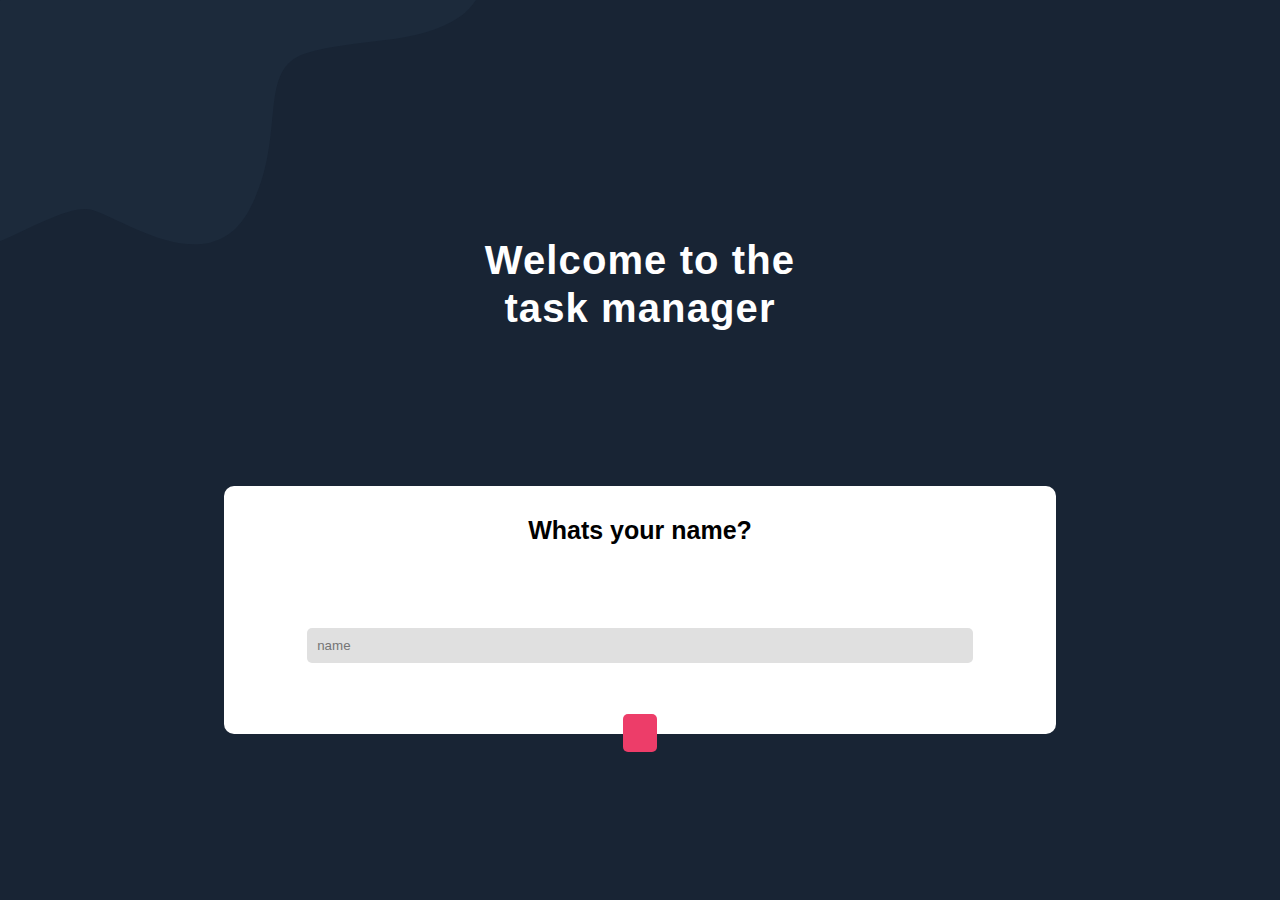
<file: src/index.html>
<!DOCTYPE html>
<html lang="en">
<head>
    <meta charset="UTF-8">
    <meta name="viewport" content="width=device-width, initial-scale=1.0">
    <title>Task Manager</title>
    <link rel="stylesheet" href="./assets/stylesheets/styles.css">
    <link rel="stylesheet" href="https://cdnjs.cloudflare.com/ajax/libs/font-awesome/5.15.1/css/all.min.css" integrity="sha512-+4zCK9k+qNFUR5X+cKL9EIR+ZOhtIloNl9GIKS57V1MyNsYpYcUrUeQc9vNfzsWfV28IaLL3i96P9sdNyeRssA==" crossorigin="anonymous" />
</head>
<body>
    <nav>
        <div class="toggle">
            <i class="fas fa-bars"></i>
        </div>
        <ul class="navlinks">
            <li><a href="">About</a></li>
            <li><a href="">Your Tasks</a></li>
            <li><a href="">Profile</a></li>
        </ul>
    </nav>

    <div class="main-content">
        <h1>Welcome to the<br>task manager</h1>
        <div class="name">
            <h2>Whats your name?</h2>
            <form action="">
                <input type="text" placeholder="name">
            </form>
        </div>
        <a href="home.html"><i class="fas fa-arrow-right"></i></a>
        <img src="/src/assets/images/welcomeart.svg" alt="" id="welcomeart">
    </div>
    
    <script></script>
</body>
</html>
</file>
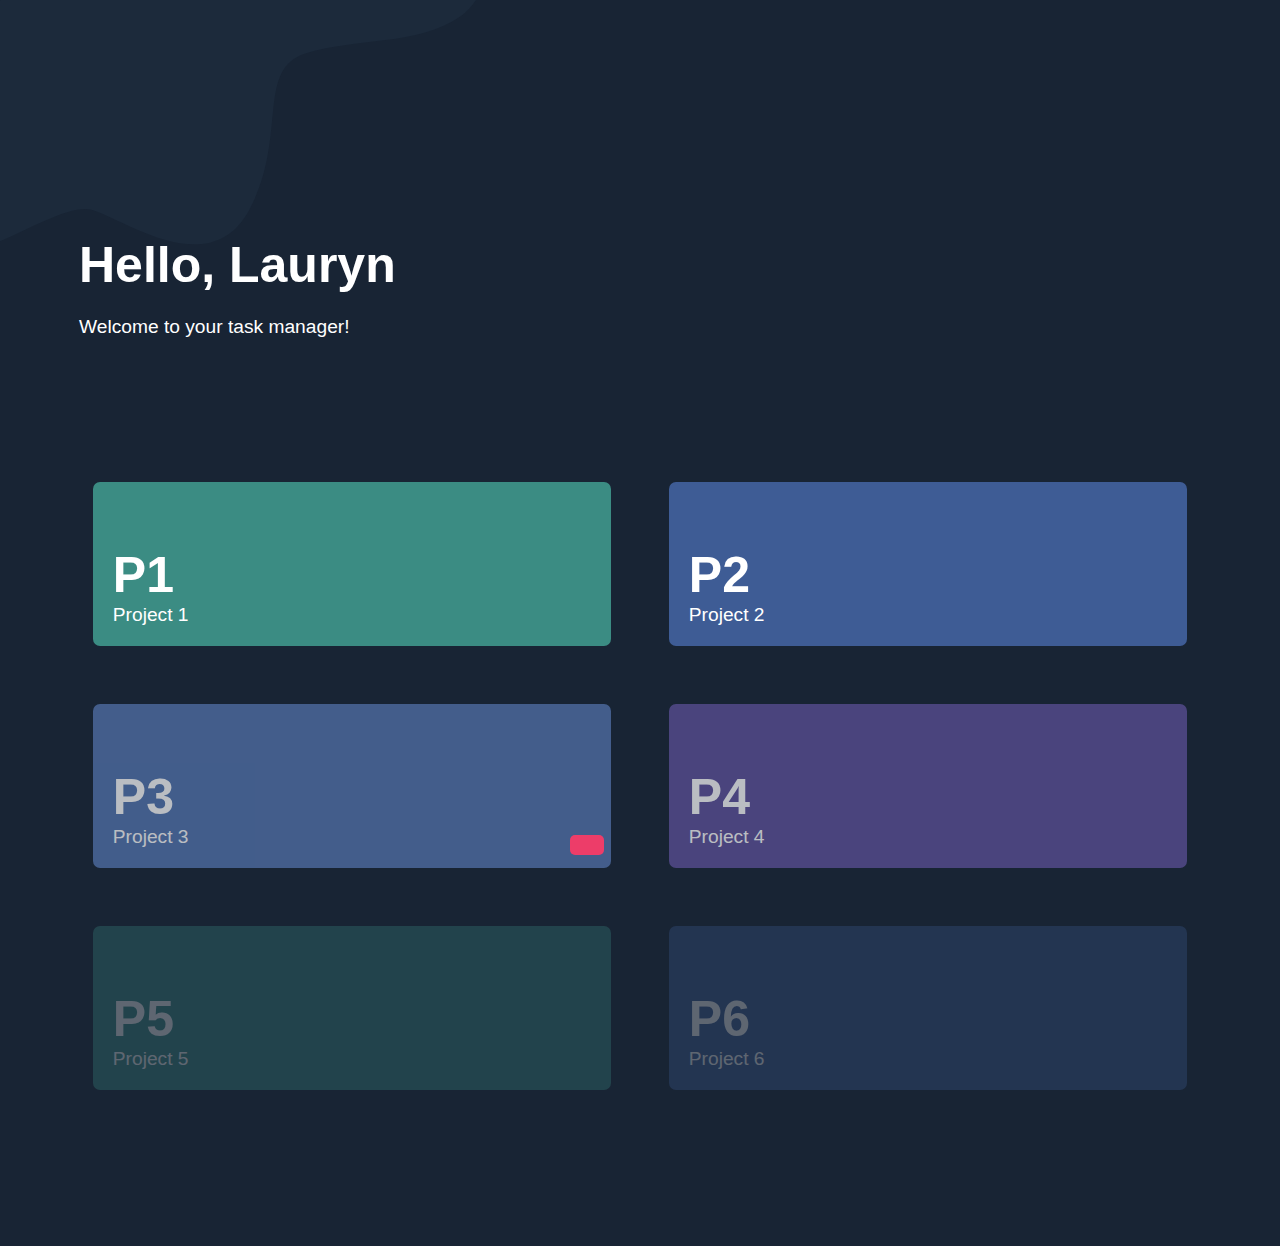
<file: src/home.html>
<!DOCTYPE html>
<html lang="en">
<head>
    <meta charset="UTF-8">
    <meta name="viewport" content="width=device-width, initial-scale=1.0">
    <title>Home</title>
    <link rel="stylesheet" href="/src/assets/stylesheets/home.css">
    <link rel="stylesheet" href="https://cdnjs.cloudflare.com/ajax/libs/font-awesome/5.15.1/css/all.min.css" integrity="sha512-+4zCK9k+qNFUR5X+cKL9EIR+ZOhtIloNl9GIKS57V1MyNsYpYcUrUeQc9vNfzsWfV28IaLL3i96P9sdNyeRssA==" crossorigin="anonymous" />
</head>
<body>
    <nav>
        <div class="toggle">
            <i class="fas fa-bars"></i>
        </div>
        <ul class="navlinks">
            <li><a href="">About</a></li>
            <li><a href="">Your Tasks</a></li>
            <li><a href="">Profile</a></li>
        </ul>
    </nav>
    
    <div class="home-content">
    <div class="welcome">
        <h1>Hello, Lauryn</h1>
        <p>Welcome to your task manager!</p>
    </div>
    
        <div class="projects">
            <div class="project one" style="background-color: #3B8C83">
                <a href="index.html"><i class="fas fa-arrow-right"></i></a>
                <a href="index.html">
                    <h1>P1</h1>
                    <p>Project 1</p>
                </a>
            </div>

            <div class="project one" style="background-color: #3E5C95;">
                <a href="index.html"><i class="fas fa-arrow-right"></i></a>
                <a href="index.html">
                    <h1>P2</h1>
                    <p>Project 2</p>
                </a>
            </div>
            <div class="project two" style="background-color: #5576B0;">
                <a href="index.html"><i class="fas fa-arrow-right"></i></a>
                <a href="index.html">
                    <h1>P3</h1>
                    <p>Project 3</p>
                </a>
            </div>
            <div class="project two" style="background-color: #60529D;">
                <a href="index.html"><i class="fas fa-arrow-right"></i></a>
                <a href="index.html">
                    <h1>P4</h1>
                    <p>Project 4</p>
                </a>
            </div>
            <div class="project three" style="background-color: #3B8C83">
                <a href="index.html"><i class="fas fa-arrow-right"></i></a>
                <a href="index.html">
                    <h1>P5</h1>
                    <p>Project 5</p>
                </a>
            </div>
            <div class="project three" style="background-color: #3E5C95;">
                <a href="index.html"><i class="fas fa-arrow-right"></i></a>
                <a href="index.html">
                    <h1>P6</h1>
                    <p>Project 6</p>
                </a>
            </div>
        </div>
        <a href="" class="addproject"><i class="fas fa-plus"></i></a>
        <img src="/src/assets/images/welcomeart.svg" alt="" id="welcomeart">
    </div>

    <script src="https://code.jquery.com/jquery-3.5.1.min.js" integrity="sha256-9/aliU8dGd2tb6OSsuzixeV4y/faTqgFtohetphbbj0=" crossorigin="anonymous"></script>
    <script src="js/home.js"></script>
</body>
</html>
</file>
<file: src/assets/stylesheets/styles.css>
* {
  -webkit-box-sizing: border-box;
          box-sizing: border-box;
  padding: 0;
  margin: 0;
}

body {
  background-color: #182434;
  color: white;
  font-family: Arial, Helvetica, sans-serif;
}

nav {
  display: -webkit-box;
  display: -ms-flexbox;
  display: flex;
  -webkit-box-pack: justify;
      -ms-flex-pack: justify;
          justify-content: space-between;
  -webkit-box-align: center;
      -ms-flex-align: center;
          align-items: center;
  height: 12vh;
  padding: 0 7%;
}

nav .toggle {
  font-size: 25px;
  cursor: pointer;
}

nav ul {
  display: none;
}

.main-content {
  text-align: center;
  margin: 10% 0;
}

.main-content h1 {
  font-weight: 600;
  letter-spacing: 1.1px;
  margin-bottom: 12%;
  font-size: 40px;
  line-height: 120%;
}

.main-content .name {
  background-color: white;
  color: black;
  width: 65%;
  margin: 0 auto;
  padding: 30px 0;
  border-radius: 10px;
}

.main-content .name h2 {
  margin-bottom: 10%;
  font-size: 25px;
  font-weight: 600;
}

.main-content .name form {
  margin-bottom: 5%;
}

.main-content .name form input {
  width: 80%;
  padding: 10px;
  border: none;
  background-color: #e0e0e0;
  border-radius: 5px;
  outline: none;
}

.main-content a {
  background-color: #ED3D69;
  color: white;
  border: none;
  border-radius: 5px;
  font-size: 25px;
  padding: 5px 17px;
  position: relative;
  bottom: 15px;
  outline: none;
  cursor: pointer;
}

.main-content #welcomeart {
  position: absolute;
  z-index: -1;
  top: -100px;
  left: -100px;
}
/*# sourceMappingURL=styles.css.map */
</file>
<file: src/assets/stylesheets/home.css>
* {
  -webkit-box-sizing: border-box;
          box-sizing: border-box;
  padding: 0;
  margin: 0;
}

body {
  background-color: #182434;
  color: white;
  font-family: Arial, Helvetica, sans-serif;
}

h1 {
  font-size: 50px;
}

p {
  font-size: 1.2em;
}

nav {
  display: -webkit-box;
  display: -ms-flexbox;
  display: flex;
  -webkit-box-pack: justify;
      -ms-flex-pack: justify;
          justify-content: space-between;
  -webkit-box-align: center;
      -ms-flex-align: center;
          align-items: center;
  height: 12vh;
  padding: 0 7%;
}

nav .toggle {
  font-size: 25px;
  cursor: pointer;
}

nav ul {
  display: none;
}

.home-content {
  margin: 10% 5%;
}

.home-content .welcome {
  margin: 15px;
}

.home-content .welcome h1 {
  margin-bottom: 2%;
}

.home-content .projects {
  display: -webkit-box;
  display: -ms-flexbox;
  display: flex;
  -ms-flex-wrap: wrap;
      flex-wrap: wrap;
  -webkit-box-pack: justify;
      -ms-flex-pack: justify;
          justify-content: space-between;
  -webkit-box-align: center;
      -ms-flex-align: center;
          align-items: center;
  margin-top: 10%;
}

.home-content .projects .project {
  width: 45%;
  margin: 2.5%;
  border-radius: 7px;
  padding: 30px 20px 20px;
  -webkit-transition: opacity 0.3s linear;
  transition: opacity 0.3s linear;
}

.home-content .projects .project a {
  color: white;
  text-decoration: none;
}

.home-content .projects .project i {
  margin-bottom: 10%;
  margin-left: 80%;
  font-size: 30px;
  position: relative;
  right: 0;
}

.home-content .projects .two {
  opacity: .7;
}

.home-content .projects .three {
  opacity: .3;
}

.home-content .addproject {
  background-color: #ED3D69;
  color: white;
  border: none;
  border-radius: 5px;
  font-size: 20px;
  padding: 10px 17px;
  position: fixed;
  bottom: 5%;
  left: 44.5%;
  outline: none;
  cursor: pointer;
}

.home-content #welcomeart {
  position: absolute;
  z-index: -1;
  top: -100px;
  left: -100px;
}
/*# sourceMappingURL=home.css.map */
</file>
